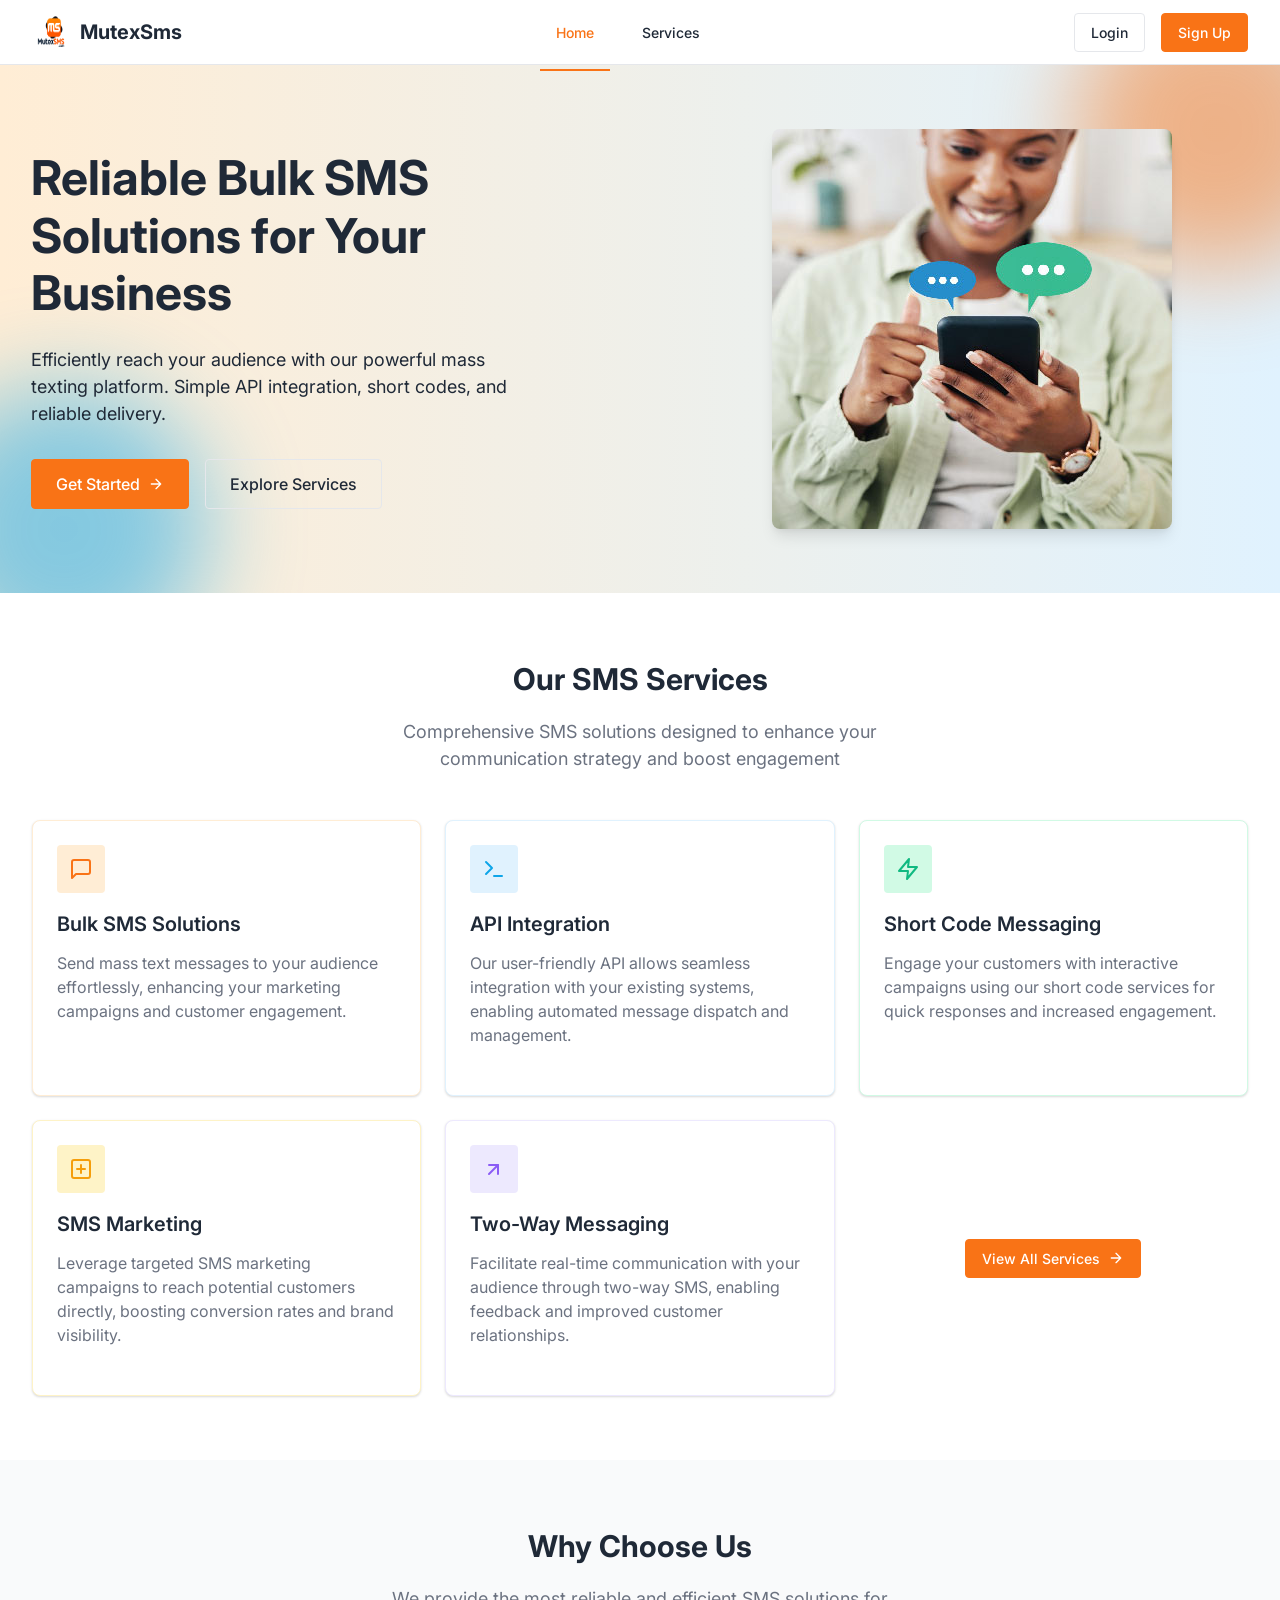
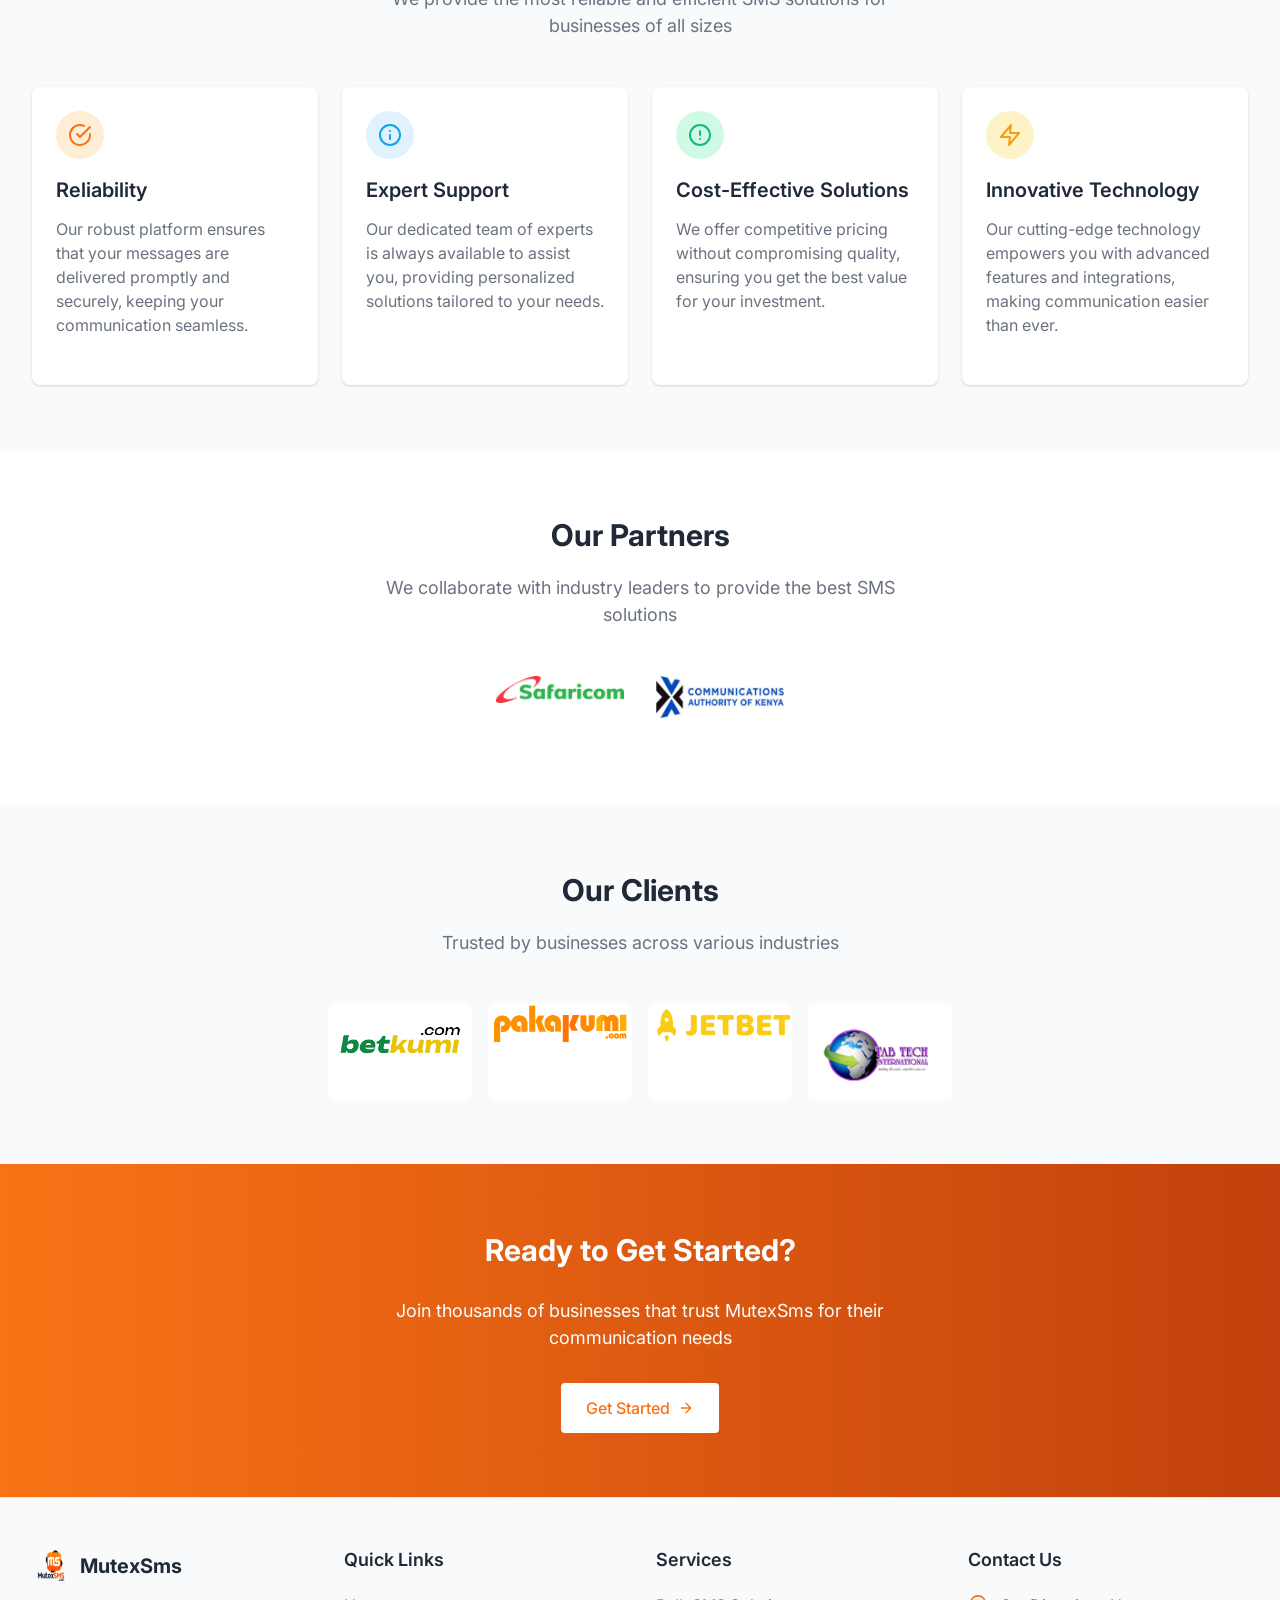
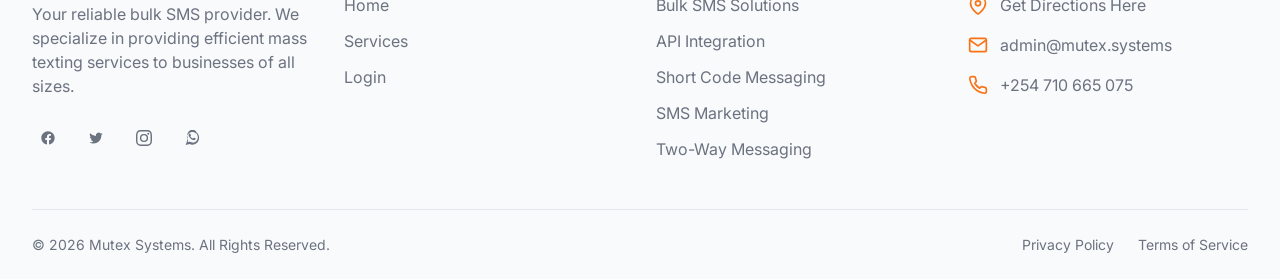
<file: index.html>
<!DOCTYPE html>
<html lang="en">
<head>
  <meta charset="UTF-8">
  <meta name="viewport" content="width=device-width, initial-scale=1.0">
  <link rel="icon" type="image" href="logos/logo_mutexsms.png" />
  <title>MutexSms</title>
  <meta name="description" content="Your reliable bulk SMS provider. We specialize in providing efficient mass texting services to businesses of all sizes.">
  <link rel="stylesheet" href="css/global.css">
  <link rel="stylesheet" href="css/header.module.css">
  <link rel="stylesheet" href="css/footer.module.css">
  <link rel="stylesheet" href="css/home.module.css">
  <link rel="stylesheet" href="https://fonts.googleapis.com/css2?family=Inter:wght@400;500;600;700&display=swap">
</head>
<body>
  <header class="header">
    <div class="container header__container">
      <a href="/" class="header__logo">
        <img src="logos/logo_mutexsms.png" alt="MutexSms logo">
        <span>MutexSms</span>
      </a>

      <nav class="header__nav">
        <a href="/" class="header__nav-link header__nav-link--active">Home</a>
        <a href="/services.html" class="header__nav-link">Services</a>
      </nav>

      <div class="header__actions">
        <a href="https://vas.mutexsms.com" class="button button--outline">Login</a>
        <a href="https://vas.mutexsms.com" class="button button--primary">Sign Up</a>
      </div>

      <button class="header__menu-toggle" aria-label="Toggle menu">
        <span class="header__menu-icon"></span>
      </button>
    </div>

    <div class="header__mobile-menu">
      <div class="container">
        <a href="/" class="header__mobile-link">Home</a>
        <a href="/about.html" class="header__mobile-link">About</a>
        <a href="/services.html" class="header__mobile-link">Services</a>
        
        <div class="header__mobile-actions">
          <a href="https://vas.mutexsms.com" class="button button--outline button--full">Login</a>
          <a href="https://vas.mutexsms.com" class="button button--primary button--full">Sign Up</a>
        </div>
      </div>
    </div>
  </header>

  <main>
    <!-- Hero Section -->
    <section class="hero">
      <div class="hero__bg">
        <div class="hero__bg-shape hero__bg-shape--1"></div>
        <div class="hero__bg-shape hero__bg-shape--2"></div>
      </div>
      <div class=" hero__container">
        <div class="hero__content">
          <h1 class="hero__title">Reliable Bulk SMS Solutions for Your Business</h1>
          <p class="hero__text">
            Efficiently reach your audience with our powerful mass texting platform. Simple API integration, short
            codes, and reliable delivery.
          </p>
          <div class="hero__buttons">
            <a href="https://vas.mutexsms.com" class="button button--primary button--lg">
              Get Started
              <svg class="button__icon" xmlns="http://www.w3.org/2000/svg" viewBox="0 0 24 24" fill="none" stroke="currentColor" stroke-width="2" stroke-linecap="round" stroke-linejoin="round">
                <path d="M5 12h14M12 5l7 7-7 7"/>
              </svg>
            </a>
            <a href="/services.html" class="button button--outline button--lg">Explore Services</a>
          </div>
        </div>

        <div class="hero__image-container">
          <img src="logos/Mutex-01.jpg" alt="SMS Marketing Illustration" class="hero__image" width="400" height="400">
        </div>
      </div>
    </section>

    <!-- Features Section -->
    <section class="features">
      <div class="container">
        <div class="section-header">
          <h2 class="section-title">Our SMS Services</h2>
          <p class="section-description">
            Comprehensive SMS solutions designed to enhance your communication strategy and boost engagement
          </p>
        </div>

        <div class="features__grid">
          <div class="card card--feature card--orange">
            <div class="card__icon card__icon--orange">
              <svg xmlns="http://www.w3.org/2000/svg" viewBox="0 0 24 24" fill="none" stroke="currentColor" stroke-width="2" stroke-linecap="round" stroke-linejoin="round">
                <path d="M21 15a2 2 0 0 1-2 2H7l-4 4V5a2 2 0 0 1 2-2h14a2 2 0 0 1 2 2z"/>
              </svg>
            </div>
            <h3 class="card__title">Bulk SMS Solutions</h3>
            <p class="card__text">
              Send mass text messages to your audience effortlessly, enhancing your marketing campaigns and customer
              engagement.
            </p>
          </div>

          <div class="card card--feature card--blue">
            <div class="card__icon card__icon--blue">
              <svg xmlns="http://www.w3.org/2000/svg" viewBox="0 0 24 24" fill="none" stroke="currentColor" stroke-width="2" stroke-linecap="round" stroke-linejoin="round">
                <polyline points="4 17 10 11 4 5"/>
                <line x1="12" y1="19" x2="20" y2="19"/>
              </svg>
            </div>
            <h3 class="card__title">API Integration</h3>
            <p class="card__text">
              Our user-friendly API allows seamless integration with your existing systems, enabling automated
              message dispatch and management.
            </p>
          </div>

          <div class="card card--feature card--green">
            <div class="card__icon card__icon--green">
              <svg xmlns="http://www.w3.org/2000/svg" viewBox="0 0 24 24" fill="none" stroke="currentColor" stroke-width="2" stroke-linecap="round" stroke-linejoin="round">
                <polygon points="13 2 3 14 12 14 11 22 21 10 12 10 13 2"/>
              </svg>
            </div>
            <h3 class="card__title">Short Code Messaging</h3>
            <p class="card__text">
              Engage your customers with interactive campaigns using our short code services for quick responses and
              increased engagement.
            </p>
          </div>

          <div class="card card--feature card--amber">
            <div class="card__icon card__icon--amber">
              <svg xmlns="http://www.w3.org/2000/svg" viewBox="0 0 24 24" fill="none" stroke="currentColor" stroke-width="2" stroke-linecap="round" stroke-linejoin="round">
                <rect x="3" y="3" width="18" height="18" rx="2" ry="2"/>
                <line x1="12" y1="8" x2="12" y2="16"/>
                <line x1="8" y1="12" x2="16" y2="12"/>
              </svg>
            </div>
            <h3 class="card__title">SMS Marketing</h3>
            <p class="card__text">
              Leverage targeted SMS marketing campaigns to reach potential customers directly, boosting conversion
              rates and brand visibility.
            </p>
          </div>

          <div class="card card--feature card--purple">
            <div class="card__icon card__icon--purple">
              <svg xmlns="http://www.w3.org/2000/svg" viewBox="0 0 24 24" fill="none" stroke="currentColor" stroke-width="2" stroke-linecap="round" stroke-linejoin="round">
                <path d="M7 17l9-9"/>
                <path d="M7 8h9v9"/>
              </svg>
            </div>
            <h3 class="card__title">Two-Way Messaging</h3>
            <p class="card__text">
              Facilitate real-time communication with your audience through two-way SMS, enabling feedback and
              improved customer relationships.
            </p>
          </div>

          <div class="features__cta">
            <a href="/services.html" class="button button--primary">
              View All Services
              <svg class="button__icon" xmlns="http://www.w3.org/2000/svg" viewBox="0 0 24 24" fill="none" stroke="currentColor" stroke-width="2" stroke-linecap="round" stroke-linejoin="round">
                <path d="M5 12h14M12 5l7 7-7 7"/>
              </svg>
            </a>
          </div>
        </div>
      </div>
    </section>

    <!-- Why Choose Us Section -->
    <section class="why-us">
      <div class="container">
        <div class="section-header">
          <h2 class="section-title">Why Choose Us</h2>
          <p class="section-description">
            We provide the most reliable and efficient SMS solutions for businesses of all sizes
          </p>
        </div>

        <div class="why-us__grid">
          <div class="card card--why-us">
            <div class="card__icon-circle card__icon-circle--orange">
              <svg xmlns="http://www.w3.org/2000/svg" viewBox="0 0 24 24" fill="none" stroke="currentColor" stroke-width="2" stroke-linecap="round" stroke-linejoin="round">
                <path d="M22 11.08V12a10 10 0 1 1-5.93-9.14"/>
                <polyline points="22 4 12 14.01 9 11.01"/>
              </svg>
            </div>
            <h3 class="card__title">Reliability</h3>
            <p class="card__text">
              Our robust platform ensures that your messages are delivered promptly and securely, keeping your
              communication seamless.
            </p>
          </div>

          <div class="card card--why-us">
            <div class="card__icon-circle card__icon-circle--blue">
              <svg xmlns="http://www.w3.org/2000/svg" viewBox="0 0 24 24" fill="none" stroke="currentColor" stroke-width="2" stroke-linecap="round" stroke-linejoin="round">
                <circle cx="12" cy="12" r="10"/>
                <line x1="12" y1="16" x2="12" y2="12"/>
                <line x1="12" y1="8" x2="12.01" y2="8"/>
              </svg>
            </div>
            <h3 class="card__title">Expert Support</h3>
            <p class="card__text">
              Our dedicated team of experts is always available to assist you, providing personalized solutions
              tailored to your needs.
            </p>
          </div>

          <div class="card card--why-us">
            <div class="card__icon-circle card__icon-circle--green">
              <svg xmlns="http://www.w3.org/2000/svg" viewBox="0 0 24 24" fill="none" stroke="currentColor" stroke-width="2" stroke-linecap="round" stroke-linejoin="round">
                <circle cx="12" cy="12" r="10"/>
                <line x1="12" y1="8" x2="12" y2="12"/>
                <line x1="12" y1="16" x2="12.01" y2="16"/>
              </svg>
            </div>
            <h3 class="card__title">Cost-Effective Solutions</h3>
            <p class="card__text">
              We offer competitive pricing without compromising quality, ensuring you get the best value for your
              investment.
            </p>
          </div>

          <div class="card card--why-us">
            <div class="card__icon-circle card__icon-circle--amber">
              <svg xmlns="http://www.w3.org/2000/svg" viewBox="0 0 24 24" fill="none" stroke="currentColor" stroke-width="2" stroke-linecap="round" stroke-linejoin="round">
                <path d="M13 2L3 14h9l-1 8 10-12h-9l1-8z"/>
              </svg>
            </div>
            <h3 class="card__title">Innovative Technology</h3>
            <p class="card__text">
              Our cutting-edge technology empowers you with advanced features and integrations, making communication
              easier than ever.
            </p>
          </div>
        </div>
      </div>
    </section>

    <!-- Partners Section -->
    <section class="partners">
      <div class="container">
        <div class="section-header">
          <h2 class="section-title">Our Partners</h2>
          <p class="section-description">
            We collaborate with industry leaders to provide the best SMS solutions
          </p>
        </div>

        <div class="partners__logos">
          <div class="partners__logo">
            <img src="logos/safaricom-logo-green.png" alt="Partner logo" width="128" height="64">
          </div>
          <div class="partners__logo">
            <img src="logos/cA.jpg" alt="Partner logo" width="128" height="64">
          </div>
        </div>
      </div>
    </section>

    <!-- Clients Section -->
    <section class="clients">
      <div class="container">
        <div class="section-header">
          <h2 class="section-title">Our Clients</h2>
          <p class="section-description">Trusted by businesses across various industries</p>
        </div>

        <div class="clients__logos">
          <div class="clients__logo">
            <img src="logos/Betkumi Kenya logo-03.png" alt="Client logo" >
          </div>
          <div class="clients__logo">
            <img src="logos/pakakumi.png" alt="Client logo" >
          </div>
          <div class="clients__logo">
            <img src="logos/jetBet.png" alt="Client logo" >
          </div>
          <div class="clients__logo">
            <img src="logos/TAB TECH.jpg" alt="Client logo" >
          </div>
        </div>
      </div>
    </section>

    <!-- CTA Section -->
    <section class="cta">
      <div class="container cta__container">
        <h2 class="cta__title">Ready to Get Started?</h2>
        <p class="cta__text">
          Join thousands of businesses that trust MutexSms for their communication needs
        </p>
        <div class="cta__buttons">
          <a href="https://vas.mutexsms.com" class="button button--white button--lg">
            Get Started
            <svg class="button__icon" xmlns="http://www.w3.org/2000/svg" viewBox="0 0 24 24" fill="none" stroke="currentColor" stroke-width="2" stroke-linecap="round" stroke-linejoin="round">
              <path d="M5 12h14M12 5l7 7-7 7"/>
            </svg>
          </a>
        </div>
      </div>
    </section>
  </main>

  <footer class="footer">
    <div class="container">
      <div class="footer__grid">
        <div class="footer__info">
          <a href="/" class="footer__logo">
            <img src="logos/logo_mutexsms.png" alt="MutexSms logo" width="40" height="40">
            <span>MutexSms</span>
          </a>
          <p class="footer__description">
            Your reliable bulk SMS provider. We specialize in providing efficient mass texting services to businesses
            of all sizes.
          </p>
          <div class="footer__social">
            <a href="#" class="footer__social-link" aria-label="Facebook">
              <svg xmlns="http://www.w3.org/2000/svg" viewBox="0 0 24 24" fill="currentColor">
                <path d="M22 12c0-5.523-4.477-10-10-10S2 6.477 2 12c0 4.991 3.657 9.128 8.438 9.878v-6.987h-2.54V12h2.54V9.797c0-2.506 1.492-3.89 3.777-3.89 1.094 0 2.238.195 2.238.195v2.46h-1.26c-1.243 0-1.63.771-1.63 1.562V12h2.773l-.443 2.89h-2.33v6.988C18.343 21.128 22 16.991 22 12z"/>
              </svg>
            </a>
            <a href="#" class="footer__social-link" aria-label="Twitter">
              <svg xmlns="http://www.w3.org/2000/svg" viewBox="0 0 24 24" fill="currentColor">
                <path d="M8.29 20.251c7.547 0 11.675-6.253 11.675-11.675 0-.178 0-.355-.012-.53A8.348 8.348 0 0022 5.92a8.19 8.19 0 01-2.357.646 4.118 4.118 0 001.804-2.27 8.224 8.224 0 01-2.605.996 4.107 4.107 0 00-6.993 3.743 11.65 11.65 0 01-8.457-4.287 4.106 4.106 0 001.27 5.477A4.072 4.072 0 012.8 9.713v.052a4.105 4.105 0 003.292 4.022 4.095 4.095 0 01-1.853.07 4.108 4.108 0 003.834 2.85A8.233 8.233 0 012 18.407a11.616 11.616 0 006.29 1.84"/>
              </svg>
            </a>
            <a href="#" class="footer__social-link" aria-label="Instagram">
              <svg xmlns="http://www.w3.org/2000/svg" viewBox="0 0 24 24" fill="currentColor">
                <path d="M12 2.163c3.204 0 3.584.012 4.85.07 3.252.148 4.771 1.691 4.919 4.919.058 1.265.069 1.645.069 4.849 0 3.205-.012 3.584-.069 4.849-.149 3.225-1.664 4.771-4.919 4.919-1.266.058-1.644.07-4.85.07-3.204 0-3.584-.012-4.849-.07-3.26-.149-4.771-1.699-4.919-4.92-.058-1.265-.07-1.644-.07-4.849 0-3.204.013-3.583.07-4.849.149-3.227 1.664-4.771 4.919-4.919 1.266-.057 1.645-.069 4.849-.069zM12 0C8.741 0 8.333.014 7.053.072 2.695.272.273 2.69.073 7.052.014 8.333 0 8.741 0 12c0 3.259.014 3.668.072 4.948.2 4.358 2.618 6.78 6.98 6.98C8.333 23.986 8.741 24 12 24c3.259 0 3.668-.014 4.948-.072 4.354-.2 6.782-2.618 6.979-6.98.059-1.28.073-1.689.073-4.948 0-3.259-.014-3.667-.072-4.947-.196-4.354-2.617-6.78-6.979-6.98C15.668.014 15.259 0 12 0zm0 5.838a6.162 6.162 0 100 12.324 6.162 6.162 0 000-12.324zM12 16a4 4 0 110-8 4 4 0 010 8zm6.406-11.845a1.44 1.44 0 100 2.881 1.44 1.44 0 000-2.881z"/>
              </svg>
            </a>
            <a href="https://wa.me/254710665075" target="_blank" class="footer__social-link" aria-label="WhatsApp">
              <svg xmlns="http://www.w3.org/2000/svg" viewBox="0 0 448 512" fill="currentColor">
                <path d="M380.9 97.1C339-3.5 253.5-35.3 169.1 8.6c-58.4 30.5-95.8 91-95.8 155.3 0 29.7 7.5 58.3 21.6 83.7L24 480l122.5-32.2c25.2 13.8 53.3 21.1 82.6 21.1 122.2 0 220.9-100.3 220.9-224.1 0-48.6-14.3-94.5-41.1-131.7zM229.1 392c-24.2 0-48-6.2-69-18l-4.9-2.9-73.1 19.2 19.5-71-3.2-5C77.8 281 70.3 254 70.3 227c0-89.3 76.2-162.1 170.1-162.1 45.5 0 88.2 17.7 120.3 49.8 32.1 32.2 49.8 75 49.8 120.3 0 93.9-72.8 170.1-162.1 170.1zm101.6-126.6c-5.6-2.8-33.1-16.3-38.2-18.1-5.1-1.9-8.8-2.8-12.5 2.8s-14.4 18.1-17.7 21.9c-3.2 3.7-6.5 4.2-12.1 1.4-33.1-16.5-54.8-29.4-76.7-66.5-5.8-10 5.8-9.2 16.5-30.6 1.8-3.7.9-6.9-.5-9.7-1.4-2.8-12.5-30.1-17.1-41.2-4.5-10.8-9.1-9.3-12.5-9.5-3.2-.2-6.9-.2-10.6-.2s-9.7 1.4-14.7 6.9c-5.1 5.6-19.3 18.9-19.3 46.1s19.8 53.5 22.6 57.2c2.8 3.7 38.9 59.4 94.3 83.3 13.2 5.7 23.5 9.1 31.5 11.7 13.2 4.2 25.2 3.6 34.7 2.2 10.6-1.6 33.1-13.5 37.8-26.5 4.7-13 4.7-24.1 3.3-26.5-1.3-2.3-5.1-3.7-10.7-6.5z"/>
              </svg>
            </a>            
          </div>
        </div>

        <div class="footer__links">
          <h3 class="footer__heading">Quick Links</h3>
          <ul class="footer__list">
            <li><a href="/" class="footer__link">Home</a></li>
            <li><a href="/services.html" class="footer__link">Services</a></li>
            <li><a href="https://vas.mutexsms.com" class="footer__link">Login</a></li>
          </ul>
        </div>

        <div class="footer__links">
          <h3 class="footer__heading">Services</h3>
          <ul class="footer__list">
            <li><a href="/services.html#bulk-sms" class="footer__link">Bulk SMS Solutions</a></li>
            <li><a href="/services.html#api-integration" class="footer__link">API Integration</a></li>
            <li><a href="/services.html#short-code" class="footer__link">Short Code Messaging</a></li>
            <li><a href="/services.html#sms-marketing" class="footer__link">SMS Marketing</a></li>
            <li><a href="/services.html#two-way" class="footer__link">Two-Way Messaging</a></li>
          </ul>
        </div>

        <div class="footer__contact">
          <h3 class="footer__heading">Contact Us</h3>
          <ul class="footer__contact-list">
            <li class="footer__contact-item">
              <svg class="footer__contact-icon" xmlns="http://www.w3.org/2000/svg" viewBox="0 0 24 24" fill="none" stroke="currentColor" stroke-width="2" stroke-linecap="round" stroke-linejoin="round">
                <path d="M21 10c0 7-9 13-9 13s-9-6-9-13a9 9 0 0 1 18 0z"/>
                <circle cx="12" cy="10" r="3"/>
              </svg>
              <a target="_blank" rel="noopener noreferrer" href="https://www.google.com/maps/dir/?api=1&destination=-1.2638814,36.8093806">Get Directions Here</a>
            </li>
            <li class="footer__contact-item">
              <svg class="footer__contact-icon" xmlns="http://www.w3.org/2000/svg" viewBox="0 0 24 24" fill="none" stroke="currentColor" stroke-width="2" stroke-linecap="round" stroke-linejoin="round">
                <path d="M4 4h16c1.1 0 2 .9 2 2v12c0 1.1-.9 2-2 2H4c-1.1 0-2-.9-2-2V6c0-1.1.9-2 2-2z"/>
                <polyline points="22,6 12,13 2,6"/>
              </svg>
              <a href="mailto:admin@mutex.systems" class="footer__link">admin@mutex.systems</a>
            </li>
            <li class="footer__contact-item">
              <svg class="footer__contact-icon" xmlns="http://www.w3.org/2000/svg" viewBox="0 0 24 24" fill="none" stroke="currentColor" stroke-width="2" stroke-linecap="round" stroke-linejoin="round">
                <path d="M22 16.92v3a2 2 0 0 1-2.18 2 19.79 19.79 0 0 1-8.63-3.07 19.5 19.5 0 0 1-6-6 19.79 19.79 0 0 1-3.07-8.67A2 2 0 0 1 4.11 2h3a2 2 0 0 1 2 1.72 12.84 12.84 0 0 0 .7 2.81 2 2 0 0 1-.45 2.11L8.09 9.91a16 16 0 0 0 6 6l1.27-1.27a2 2 0 0 1 2.11-.45 12.84 12.84 0 0 0 2.81.7A2 2 0 0 1 22 16.92z"/>
              </svg>
              <a href="tel:+254710665075" class="footer__link">+254 710 665 075</a>
            </li>
          </ul>
        </div>
      </div>

      <div class="footer__bottom">
        <p class="footer__copyright">
          &copy; <span id="current-year"></span> Mutex Systems. All Rights Reserved.
        </p>
        <div class="footer__legal">
          <a href="/privacy-policy.html" class="footer__legal-link">Privacy Policy</a>
          <a href="/terms-of-service.html" class="footer__legal-link">Terms of Service</a>
        </div>
      </div>
    </div>
  </footer>

  <script src="js/main.js"></script>
</body>
</html>
</file>
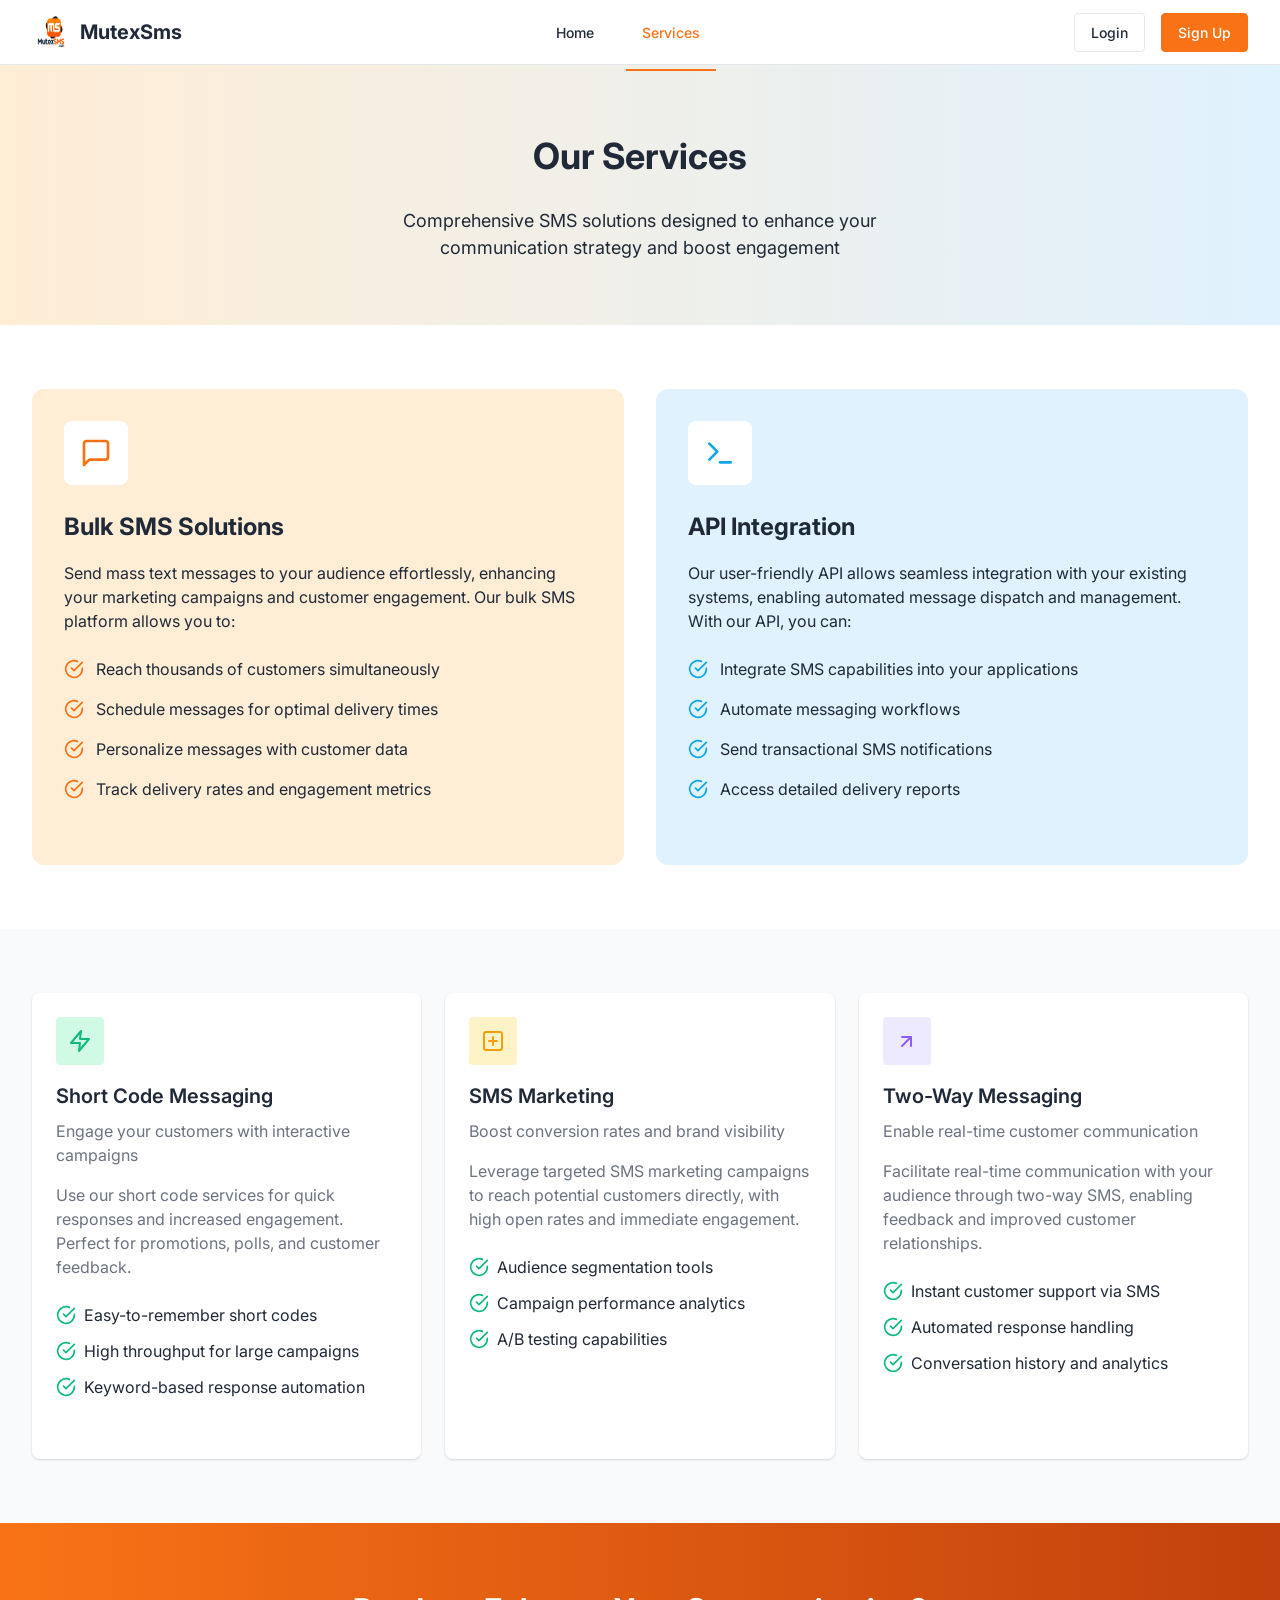
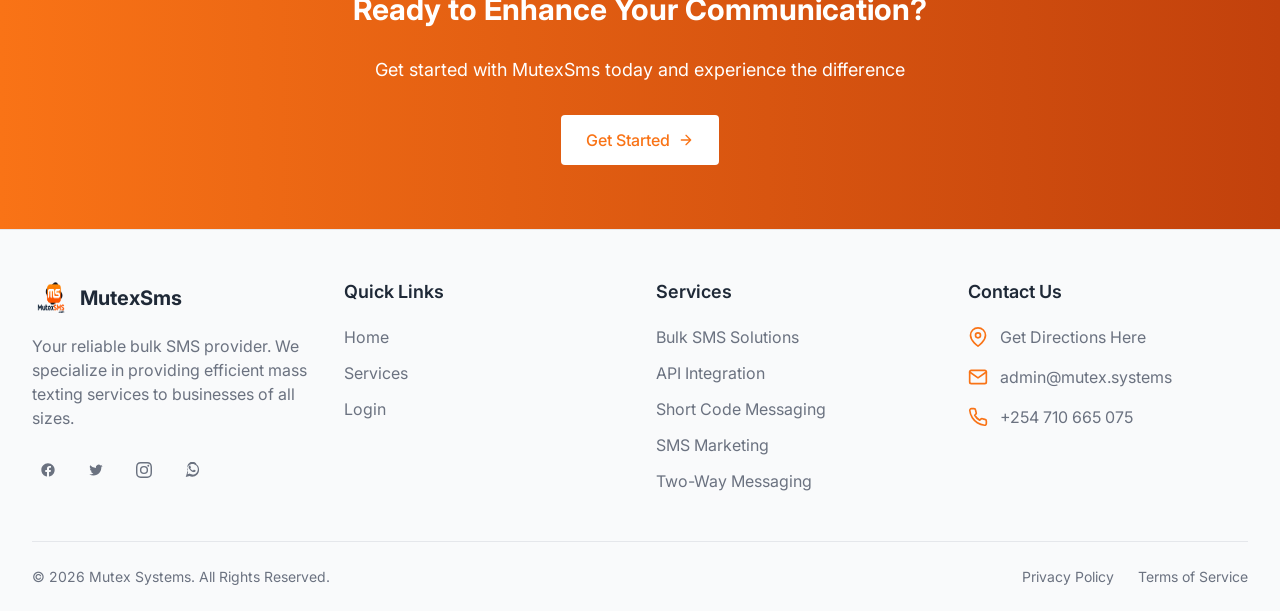
<file: services.html>
<!DOCTYPE html>
<html lang="en">
<head>
  <meta charset="UTF-8">
  <meta name="viewport" content="width=device-width, initial-scale=1.0">
  <link rel="icon" type="image" href="logos/logo_mutexsms.png" />
  <title> MutexSms </title>
  <meta name="description" content="Explore our comprehensive SMS solutions designed to enhance your communication strategy and boost engagement.">
  <link rel="stylesheet" href="css/global.css">
  <link rel="stylesheet" href="css/header.module.css">
  <link rel="stylesheet" href="css/footer.module.css">
  <link rel="stylesheet" href="css/services.module.css">
  <link rel="stylesheet" href="https://fonts.googleapis.com/css2?family=Inter:wght@400;500;600;700&display=swap">
</head>
<body>
  <header class="header">
    <div class="container header__container">
      <a href="/" class="header__logo">
        <img src="logos/logo_mutexsms.png" alt="MutexSms logo">
        <span>MutexSms</span>
      </a>

      <nav class="header__nav">
        <a href="/" class="header__nav-link">Home</a>
        <a href="/services.html" class="header__nav-link header__nav-link--active">Services</a>
      </nav>

      <div class="header__actions">
        <a href="https://vas.mutexsms.com" class="button button--outline">Login</a>
        <a href="https://vas.mutexsms.com" class="button button--primary">Sign Up</a>
      </div>

      <button class="header__menu-toggle" aria-label="Toggle menu">
        <span class="header__menu-icon"></span>
      </button>
    </div>

    <div class="header__mobile-menu">
      <div class="container">
        <a href="/" class="header__mobile-link">Home</a>
        <a href="/about.html" class="header__mobile-link">About</a>
        <a href="/services.html" class="header__mobile-link">Services</a>
        
        <div class="header__mobile-actions">
          <a href="https://vas.mutexsms.com" class="button button--outline button--full">Login</a>
          <a href="https://vas.mutexsms.com" class="button button--primary button--full">Sign Up</a>
        </div>
      </div>
    </div>
  </header>

  <main>
    <!-- Hero Section -->
    <section class="page-hero">
      <div class="container page-hero__container">
        <h1 class="page-hero__title">Our Services</h1>
        <p class="page-hero__text">
          Comprehensive SMS solutions designed to enhance your communication strategy and boost engagement
        </p>
      </div>
    </section>

    <!-- Main Services Section -->
    <section class="main-services">
      <div class="container">
        <div class="main-services__grid">
          <div class="service-card service-card--orange" id="bulk-sms">
            <div class="service-card__icon">
              <svg xmlns="http://www.w3.org/2000/svg" viewBox="0 0 24 24" fill="none" stroke="currentColor" stroke-width="2" stroke-linecap="round" stroke-linejoin="round">
                <path d="M21 15a2 2 0 0 1-2 2H7l-4 4V5a2 2 0 0 1 2-2h14a2 2 0 0 1 2 2z"/>
              </svg>
            </div>
            <h2 class="service-card__title">Bulk SMS Solutions</h2>
            <p class="service-card__description">
              Send mass text messages to your audience effortlessly, enhancing your marketing campaigns and customer
              engagement. Our bulk SMS platform allows you to:
            </p>
            <ul class="service-card__list">
              <li class="service-card__list-item">
                <svg class="service-card__check" xmlns="http://www.w3.org/2000/svg" viewBox="0 0 24 24" fill="none" stroke="currentColor" stroke-width="2" stroke-linecap="round" stroke-linejoin="round">
                  <path d="M22 11.08V12a10 10 0 1 1-5.93-9.14"/>
                  <polyline points="22 4 12 14.01 9 11.01"/>
                </svg>
                <span>Reach thousands of customers simultaneously</span>
              </li>
              <li class="service-card__list-item">
                <svg class="service-card__check" xmlns="http://www.w3.org/2000/svg" viewBox="0 0 24 24" fill="none" stroke="currentColor" stroke-width="2" stroke-linecap="round" stroke-linejoin="round">
                  <path d="M22 11.08V12a10 10 0 1 1-5.93-9.14"/>
                  <polyline points="22 4 12 14.01 9 11.01"/>
                </svg>
                <span>Schedule messages for optimal delivery times</span>
              </li>
              <li class="service-card__list-item">
                <svg class="service-card__check" xmlns="http://www.w3.org/2000/svg" viewBox="0 0 24 24" fill="none" stroke="currentColor" stroke-width="2" stroke-linecap="round" stroke-linejoin="round">
                  <path d="M22 11.08V12a10 10 0 1 1-5.93-9.14"/>
                  <polyline points="22 4 12 14.01 9 11.01"/>
                </svg>
                <span>Personalize messages with customer data</span>
              </li>
              <li class="service-card__list-item">
                <svg class="service-card__check" xmlns="http://www.w3.org/2000/svg" viewBox="0 0 24 24" fill="none" stroke="currentColor" stroke-width="2" stroke-linecap="round" stroke-linejoin="round">
                  <path d="M22 11.08V12a10 10 0 1 1-5.93-9.14"/>
                  <polyline points="22 4 12 14.01 9 11.01"/>
                </svg>
                <span>Track delivery rates and engagement metrics</span>
              </li>
            </ul>
          </div>

          <div class="service-card service-card--blue" id="api-integration">
            <div class="service-card__icon">
              <svg xmlns="http://www.w3.org/2000/svg" viewBox="0 0 24 24" fill="none" stroke="currentColor" stroke-width="2" stroke-linecap="round" stroke-linejoin="round">
                <polyline points="4 17 10 11 4 5"/>
                <line x1="12" y1="19" x2="20" y2="19"/>
              </svg>
            </div>
            <h2 class="service-card__title">API Integration</h2>
            <p class="service-card__description">
              Our user-friendly API allows seamless integration with your existing systems, enabling automated message
              dispatch and management. With our API, you can:
            </p>
            <ul class="service-card__list">
              <li class="service-card__list-item">
                <svg class="service-card__check" xmlns="http://www.w3.org/2000/svg" viewBox="0 0 24 24" fill="none" stroke="currentColor" stroke-width="2" stroke-linecap="round" stroke-linejoin="round">
                  <path d="M22 11.08V12a10 10 0 1 1-5.93-9.14"/>
                  <polyline points="22 4 12 14.01 9 11.01"/>
                </svg>
                <span>Integrate SMS capabilities into your applications</span>
              </li>
              <li class="service-card__list-item">
                <svg class="service-card__check" xmlns="http://www.w3.org/2000/svg" viewBox="0 0 24 24" fill="none" stroke="currentColor" stroke-width="2" stroke-linecap="round" stroke-linejoin="round">
                  <path d="M22 11.08V12a10 10 0 1 1-5.93-9.14"/>
                  <polyline points="22 4 12 14.01 9 11.01"/>
                </svg>
                <span>Automate messaging workflows</span>
              </li>
              <li class="service-card__list-item">
                <svg class="service-card__check" xmlns="http://www.w3.org/2000/svg" viewBox="0 0 24 24" fill="none" stroke="currentColor" stroke-width="2" stroke-linecap="round" stroke-linejoin="round">
                  <path d="M22 11.08V12a10 10 0 1 1-5.93-9.14"/>
                  <polyline points="22 4 12 14.01 9 11.01"/>
                </svg>
                <span>Send transactional SMS notifications</span>
              </li>
              <li class="service-card__list-item">
                <svg class="service-card__check" xmlns="http://www.w3.org/2000/svg" viewBox="0 0 24 24" fill="none" stroke="currentColor" stroke-width="2" stroke-linecap="round" stroke-linejoin="round">
                  <path d="M22 11.08V12a10 10 0 1 1-5.93-9.14"/>
                  <polyline points="22 4 12 14.01 9 11.01"/>
                </svg>
                <span>Access detailed delivery reports</span>
              </li>
            </ul>
          </div>
        </div>
      </div>
    </section>

    <!-- Additional Services Section -->
    <section class="additional-services">
      <div class="container">
        <div class="additional-services__grid">

          <div class="card card--service" id="short-code">
            <div class="card__icon card__icon--green">
              <svg xmlns="http://www.w3.org/2000/svg" viewBox="0 0 24 24" fill="none" stroke="currentColor" stroke-width="2" stroke-linecap="round" stroke-linejoin="round">
                <polygon points="13 2 3 14 12 14 11 22 21 10 12 10 13 2"/>
              </svg>
            </div>
            <h3 class="card__title">Short Code Messaging</h3>
            <p class="card__subtitle">Engage your customers with interactive campaigns</p>
            <p class="card__text">
              Use our short code services for quick responses and increased engagement. Perfect for promotions,
              polls, and customer feedback.
            </p>
            <ul class="card__list">
              <li class="card__list-item">
                <svg class="card__check" xmlns="http://www.w3.org/2000/svg" viewBox="0 0 24 24" fill="none" stroke="currentColor" stroke-width="2" stroke-linecap="round" stroke-linejoin="round">
                  <path d="M22 11.08V12a10 10 0 1 1-5.93-9.14"/>
                  <polyline points="22 4 12 14.01 9 11.01"/>
                </svg>
                <span>Easy-to-remember short codes</span>
              </li>
              <li class="card__list-item">
                <svg class="card__check" xmlns="http://www.w3.org/2000/svg" viewBox="0 0 24 24" fill="none" stroke="currentColor" stroke-width="2" stroke-linecap="round" stroke-linejoin="round">
                  <path d="M22 11.08V12a10 10 0 1 1-5.93-9.14"/>
                  <polyline points="22 4 12 14.01 9 11.01"/>
                </svg>
                <span>High throughput for large campaigns</span>
              </li>
              <li class="card__list-item">
                <svg class="card__check" xmlns="http://www.w3.org/2000/svg" viewBox="0 0 24 24" fill="none" stroke="currentColor" stroke-width="2" stroke-linecap="round" stroke-linejoin="round">
                  <path d="M22 11.08V12a10 10 0 1 1-5.93-9.14"/>
                  <polyline points="22 4 12 14.01 9 11.01"/>
                </svg>
                <span>Keyword-based response automation</span>
              </li>
            </ul>
          </div>

          <div class="card card--service" id="sms-marketing">
            <div class="card__icon card__icon--amber">
              <svg xmlns="http://www.w3.org/2000/svg" viewBox="0 0 24 24" fill="none" stroke="currentColor" stroke-width="2" stroke-linecap="round" stroke-linejoin="round">
                <rect x="3" y="3" width="18" height="18" rx="2" ry="2"/>
                <line x1="12" y1="8" x2="12" y2="16"/>
                <line x1="8" y1="12" x2="16" y2="12"/>
              </svg>
            </div>
            <h3 class="card__title">SMS Marketing</h3>
            <p class="card__subtitle">Boost conversion rates and brand visibility</p>
            <p class="card__text">
              Leverage targeted SMS marketing campaigns to reach potential customers directly, with high open rates
              and immediate engagement.
            </p>
            <ul class="card__list">
              <li class="card__list-item">
                <svg class="card__check" xmlns="http://www.w3.org/2000/svg" viewBox="0 0 24 24" fill="none" stroke="currentColor" stroke-width="2" stroke-linecap="round" stroke-linejoin="round">
                  <path d="M22 11.08V12a10 10 0 1 1-5.93-9.14"/>
                  <polyline points="22 4 12 14.01 9 11.01"/>
                </svg>
                <span>Audience segmentation tools</span>
              </li>
              <li class="card__list-item">
                <svg class="card__check" xmlns="http://www.w3.org/2000/svg" viewBox="0 0 24 24" fill="none" stroke="currentColor" stroke-width="2" stroke-linecap="round" stroke-linejoin="round">
                  <path d="M22 11.08V12a10 10 0 1 1-5.93-9.14"/>
                  <polyline points="22 4 12 14.01 9 11.01"/>
                </svg>
                <span>Campaign performance analytics</span>
              </li>
              <li class="card__list-item">
                <svg class="card__check" xmlns="http://www.w3.org/2000/svg" viewBox="0 0 24 24" fill="none" stroke="currentColor" stroke-width="2" stroke-linecap="round" stroke-linejoin="round">
                  <path d="M22 11.08V12a10 10 0 1 1-5.93-9.14"/>
                  <polyline points="22 4 12 14.01 9 11.01"/>
                </svg>
                <span>A/B testing capabilities</span>
              </li>
            </ul>
          </div>

          <div class="card card--service" id="two-way">
            <div class="card__icon card__icon--purple">
              <svg xmlns="http://www.w3.org/2000/svg" viewBox="0 0 24 24" fill="none" stroke="currentColor" stroke-width="2" stroke-linecap="round" stroke-linejoin="round">
                <path d="M7 17l9-9"/>
                <path d="M7 8h9v9"/>
              </svg>
            </div>
            <h3 class="card__title">Two-Way Messaging</h3>
            <p class="card__subtitle">Enable real-time customer communication</p>
            <p class="card__text">
              Facilitate real-time communication with your audience through two-way SMS, enabling feedback and
              improved customer relationships.
            </p>
            <ul class="card__list">
              <li class="card__list-item">
                <svg class="card__check" xmlns="http://www.w3.org/2000/svg" viewBox="0 0 24 24" fill="none" stroke="currentColor" stroke-width="2" stroke-linecap="round" stroke-linejoin="round">
                  <path d="M22 11.08V12a10 10 0 1 1-5.93-9.14"/>
                  <polyline points="22 4 12 14.01 9 11.01"/>
                </svg>
                <span>Instant customer support via SMS</span>
              </li>
              <li class="card__list-item">
                <svg class="card__check" xmlns="http://www.w3.org/2000/svg" viewBox="0 0 24 24" fill="none" stroke="currentColor" stroke-width="2" stroke-linecap="round" stroke-linejoin="round">
                  <path d="M22 11.08V12a10 10 0 1 1-5.93-9.14"/>
                  <polyline points="22 4 12 14.01 9 11.01"/>
                </svg>
                <span>Automated response handling</span>
              </li>
              <li class="card__list-item">
                <svg class="card__check" xmlns="http://www.w3.org/2000/svg" viewBox="0 0 24 24" fill="none" stroke="currentColor" stroke-width="2" stroke-linecap="round" stroke-linejoin="round">
                  <path d="M22 11.08V12a10 10 0 1 1-5.93-9.14"/>
                  <polyline points="22 4 12 14.01 9 11.01"/>
                </svg>
                <span>Conversation history and analytics</span>
              </li>
            </ul>
          </div>

        </div>
      </div>
    </section>

    <!-- CTA Section -->
    <section class="cta">
      <div class="container cta__container">
        <h2 class="cta__title">Ready to Enhance Your Communication?</h2>
        <p class="cta__text">
          Get started with MutexSms today and experience the difference
        </p>
        <div class="cta__buttons">
          <a href="https://vas.mutexsms.com" class="button button--white button--lg">
            Get Started
            <svg class="button__icon" xmlns="http://www.w3.org/2000/svg" viewBox="0 0 24 24" fill="none" stroke="currentColor" stroke-width="2" stroke-linecap="round" stroke-linejoin="round">
              <path d="M5 12h14M12 5l7 7-7 7"/>
            </svg>
          </a>
        </div>
      </div>
    </section>
  </main>

  <footer class="footer">
    <div class="container">
      <div class="footer__grid">
        <div class="footer__info">
          <a href="/" class="footer__logo">
            <img src="logos/logo_mutexsms.png" alt="MutexSms logo" width="40" height="40">
            <span>MutexSms</span>
          </a>
          <p class="footer__description">
            Your reliable bulk SMS provider. We specialize in providing efficient mass texting services to businesses
            of all sizes.
          </p>
          <div class="footer__social">
            <a href="#" class="footer__social-link" aria-label="Facebook">
              <svg xmlns="http://www.w3.org/2000/svg" viewBox="0 0 24 24" fill="currentColor">
                <path d="M22 12c0-5.523-4.477-10-10-10S2 6.477 2 12c0 4.991 3.657 9.128 8.438 9.878v-6.987h-2.54V12h2.54V9.797c0-2.506 1.492-3.89 3.777-3.89 1.094 0 2.238.195 2.238.195v2.46h-1.26c-1.243 0-1.63.771-1.63 1.562V12h2.773l-.443 2.89h-2.33v6.988C18.343 21.128 22 16.991 22 12z"/>
              </svg>
            </a>
            <a href="#" class="footer__social-link" aria-label="Twitter">
              <svg xmlns="http://www.w3.org/2000/svg" viewBox="0 0 24 24" fill="currentColor">
                <path d="M8.29 20.251c7.547 0 11.675-6.253 11.675-11.675 0-.178 0-.355-.012-.53A8.348 8.348 0 0022 5.92a8.19 8.19 0 01-2.357.646 4.118 4.118 0 001.804-2.27 8.224 8.224 0 01-2.605.996 4.107 4.107 0 00-6.993 3.743 11.65 11.65 0 01-8.457-4.287 4.106 4.106 0 001.27 5.477A4.072 4.072 0 012.8 9.713v.052a4.105 4.105 0 003.292 4.022 4.095 4.095 0 01-1.853.07 4.108 4.108 0 003.834 2.85A8.233 8.233 0 012 18.407a11.616 11.616 0 006.29 1.84"/>
              </svg>
            </a>
            <a href="#" class="footer__social-link" aria-label="Instagram">
              <svg xmlns="http://www.w3.org/2000/svg" viewBox="0 0 24 24" fill="currentColor">
                <path d="M12 2.163c3.204 0 3.584.012 4.85.07 3.252.148 4.771 1.691 4.919 4.919.058 1.265.069 1.645.069 4.849 0 3.205-.012 3.584-.069 4.849-.149 3.225-1.664 4.771-4.919 4.919-1.266.058-1.644.07-4.85.07-3.204 0-3.584-.012-4.849-.07-3.26-.149-4.771-1.699-4.919-4.92-.058-1.265-.07-1.644-.07-4.849 0-3.204.013-3.583.07-4.849.149-3.227 1.664-4.771 4.919-4.919 1.266-.057 1.645-.069 4.849-.069zM12 0C8.741 0 8.333.014 7.053.072 2.695.272.273 2.69.073 7.052.014 8.333 0 8.741 0 12c0 3.259.014 3.668.072 4.948.2 4.358 2.618 6.78 6.98 6.98C8.333 23.986 8.741 24 12 24c3.259 0 3.668-.014 4.948-.072 4.354-.2 6.782-2.618 6.979-6.98.059-1.28.073-1.689.073-4.948 0-3.259-.014-3.667-.072-4.947-.196-4.354-2.617-6.78-6.979-6.98C15.668.014 15.259 0 12 0zm0 5.838a6.162 6.162 0 100 12.324 6.162 6.162 0 000-12.324zM12 16a4 4 0 110-8 4 4 0 010 8zm6.406-11.845a1.44 1.44 0 100 2.881 1.44 1.44 0 000-2.881z"/>
              </svg>
            </a>
            <a href="https://wa.me/254710665075" target="_blank" class="footer__social-link" aria-label="WhatsApp">
              <svg xmlns="http://www.w3.org/2000/svg" viewBox="0 0 448 512" fill="currentColor">
                <path d="M380.9 97.1C339-3.5 253.5-35.3 169.1 8.6c-58.4 30.5-95.8 91-95.8 155.3 0 29.7 7.5 58.3 21.6 83.7L24 480l122.5-32.2c25.2 13.8 53.3 21.1 82.6 21.1 122.2 0 220.9-100.3 220.9-224.1 0-48.6-14.3-94.5-41.1-131.7zM229.1 392c-24.2 0-48-6.2-69-18l-4.9-2.9-73.1 19.2 19.5-71-3.2-5C77.8 281 70.3 254 70.3 227c0-89.3 76.2-162.1 170.1-162.1 45.5 0 88.2 17.7 120.3 49.8 32.1 32.2 49.8 75 49.8 120.3 0 93.9-72.8 170.1-162.1 170.1zm101.6-126.6c-5.6-2.8-33.1-16.3-38.2-18.1-5.1-1.9-8.8-2.8-12.5 2.8s-14.4 18.1-17.7 21.9c-3.2 3.7-6.5 4.2-12.1 1.4-33.1-16.5-54.8-29.4-76.7-66.5-5.8-10 5.8-9.2 16.5-30.6 1.8-3.7.9-6.9-.5-9.7-1.4-2.8-12.5-30.1-17.1-41.2-4.5-10.8-9.1-9.3-12.5-9.5-3.2-.2-6.9-.2-10.6-.2s-9.7 1.4-14.7 6.9c-5.1 5.6-19.3 18.9-19.3 46.1s19.8 53.5 22.6 57.2c2.8 3.7 38.9 59.4 94.3 83.3 13.2 5.7 23.5 9.1 31.5 11.7 13.2 4.2 25.2 3.6 34.7 2.2 10.6-1.6 33.1-13.5 37.8-26.5 4.7-13 4.7-24.1 3.3-26.5-1.3-2.3-5.1-3.7-10.7-6.5z"/>
              </svg>
            </a>            
          </div>
        </div>

        <div class="footer__links">
          <h3 class="footer__heading">Quick Links</h3>
          <ul class="footer__list">
            <li><a href="/" class="footer__link">Home</a></li>
            <li><a href="/services.html" class="footer__link">Services</a></li>
            <li><a href="https://vas.mutexsms.com" class="footer__link">Login</a></li>
          </ul>
        </div>

        <div class="footer__links">
          <h3 class="footer__heading">Services</h3>
          <ul class="footer__list">
            <li><a href="/services.html#bulk-sms" class="footer__link">Bulk SMS Solutions</a></li>
            <li><a href="/services.html#api-integration" class="footer__link">API Integration</a></li>
            <li><a href="/services.html#short-code" class="footer__link">Short Code Messaging</a></li>
            <li><a href="/services.html#sms-marketing" class="footer__link">SMS Marketing</a></li>
            <li><a href="/services.html#two-way" class="footer__link">Two-Way Messaging</a></li>
          </ul>
        </div>

        <div class="footer__contact">
          <h3 class="footer__heading">Contact Us</h3>
          <ul class="footer__contact-list">
            <li class="footer__contact-item">
              <svg class="footer__contact-icon" xmlns="http://www.w3.org/2000/svg" viewBox="0 0 24 24" fill="none" stroke="currentColor" stroke-width="2" stroke-linecap="round" stroke-linejoin="round">
                <path d="M21 10c0 7-9 13-9 13s-9-6-9-13a9 9 0 0 1 18 0z"/>
                <circle cx="12" cy="10" r="3"/>
              </svg>
              <a target="_blank" rel="noopener noreferrer" href="https://www.google.com/maps/dir/?api=1&destination=-1.2638814,36.8093806">Get Directions Here</a>
            </li>
            <li class="footer__contact-item">
              <svg class="footer__contact-icon" xmlns="http://www.w3.org/2000/svg" viewBox="0 0 24 24" fill="none" stroke="currentColor" stroke-width="2" stroke-linecap="round" stroke-linejoin="round">
                <path d="M4 4h16c1.1 0 2 .9 2 2v12c0 1.1-.9 2-2 2H4c-1.1 0-2-.9-2-2V6c0-1.1.9-2 2-2z"/>
                <polyline points="22,6 12,13 2,6"/>
              </svg>
              <a href="mailto:admin@mutex.systems" class="footer__link">admin@mutex.systems</a>
            </li>
            <li class="footer__contact-item">
              <svg class="footer__contact-icon" xmlns="http://www.w3.org/2000/svg" viewBox="0 0 24 24" fill="none" stroke="currentColor" stroke-width="2" stroke-linecap="round" stroke-linejoin="round">
                <path d="M22 16.92v3a2 2 0 0 1-2.18 2 19.79 19.79 0 0 1-8.63-3.07 19.5 19.5 0 0 1-6-6 19.79 19.79 0 0 1-3.07-8.67A2 2 0 0 1 4.11 2h3a2 2 0 0 1 2 1.72 12.84 12.84 0 0 0 .7 2.81 2 2 0 0 1-.45 2.11L8.09 9.91a16 16 0 0 0 6 6l1.27-1.27a2 2 0 0 1 2.11-.45 12.84 12.84 0 0 0 2.81.7A2 2 0 0 1 22 16.92z"/>
              </svg>
              <a href="tel:+254710665075" class="footer__link">+254 710 665 075</a>
            </li>
          </ul>
        </div>
      </div>

      <div class="footer__bottom">
        <p class="footer__copyright">
          &copy; <span id="current-year"></span> Mutex Systems. All Rights Reserved.
        </p>
        <div class="footer__legal">
          <a href="/privacy-policy.html" class="footer__legal-link">Privacy Policy</a>
          <a href="/terms-of-service.html" class="footer__legal-link">Terms of Service</a>
        </div>
      </div>
    </div>
  </footer>

  <script src="js/main.js"></script>
</body>
</html>
</file>
<file: css/global.css>
/* Reset and Base Styles */
*,
*::before,
*::after {
  box-sizing: border-box;
  margin: 0;
  padding: 0;
}

:root {
  /* Colors */
  --color-primary: #f97316;
  --color-primary-light: #ffedd5;
  --color-primary-dark: #c2410c;
  --color-secondary: #0ea5e9;
  --color-secondary-light: #e0f2fe;
  --color-secondary-dark: #0369a1;
  --color-green: #10b981;
  --color-green-light: #d1fae5;
  --color-amber: #f59e0b;
  --color-amber-light: #fef3c7;
  --color-purple: #8b5cf6;
  --color-purple-light: #ede9fe;
  --color-text: #1f2937;
  --color-text-light: #6b7280;
  --color-background: #ffffff;
  --color-background-alt: #f9fafb;
  --color-border: #e5e7eb;
  --color-border-focus: #93c5fd;

  /* Typography */
  --font-family: "Inter", -apple-system, BlinkMacSystemFont, "Segoe UI", Roboto, Oxygen, Ubuntu, Cantarell, "Open Sans",
    "Helvetica Neue", sans-serif;
  --font-size-base: 1rem;
  --font-size-sm: 0.875rem;
  --font-size-lg: 1.125rem;
  --font-size-xl: 1.25rem;
  --font-size-2xl: 1.5rem;
  --font-size-3xl: 1.875rem;
  --font-size-4xl: 2.25rem;
  --font-size-5xl: 3rem;

  /* Spacing */
  --spacing-1: 0.25rem;
  --spacing-2: 0.5rem;
  --spacing-3: 0.75rem;
  --spacing-4: 1rem;
  --spacing-6: 1.5rem;
  --spacing-8: 2rem;
  --spacing-12: 3rem;
  --spacing-16: 4rem;

  /* Borders */
  --border-radius-sm: 0.125rem;
  --border-radius: 0.25rem;
  --border-radius-md: 0.375rem;
  --border-radius-lg: 0.5rem;
  --border-radius-xl: 0.75rem;
  --border-radius-2xl: 1rem;
  --border-radius-full: 9999px;

  /* Shadows */
  --shadow-sm: 0 1px 2px 0 rgba(0, 0, 0, 0.05);
  --shadow: 0 1px 3px 0 rgba(0, 0, 0, 0.1), 0 1px 2px 0 rgba(0, 0, 0, 0.06);
  --shadow-md: 0 4px 6px -1px rgba(0, 0, 0, 0.1), 0 2px 4px -1px rgba(0, 0, 0, 0.06);
  --shadow-lg: 0 10px 15px -3px rgba(0, 0, 0, 0.1), 0 4px 6px -2px rgba(0, 0, 0, 0.05);

  /* Transitions */
  --transition-base: 150ms cubic-bezier(0.4, 0, 0.2, 1);
  --transition-slow: 300ms cubic-bezier(0.4, 0, 0.2, 1);
}

html {
  font-family: var(--font-family);
  font-size: 16px;
  line-height: 1.5;
  color: var(--color-text);
  -webkit-font-smoothing: antialiased;
  -moz-osx-font-smoothing: grayscale;
}

body {
  background-color: var(--color-background);
  min-height: 100vh;
  max-width: 1280px;
  margin: 0 auto;
}

img {
  max-width: 100%;
  height: auto;
}

a {
  color: inherit;
  text-decoration: none;
}

ul,
ol {
  list-style: none;
}

/* Container */
.container {
  width: 100%;
  max-width: 1280px;
  margin-left: auto;
  margin-right: auto;
  padding-left: 1rem;
  padding-right: 1rem;
}

@media (min-width: 640px) {
  .container {
    padding-left: 1.5rem;
    padding-right: 1.5rem;
  }
}

@media (min-width: 1024px) {
  .container {
    padding-left: 2rem;
    padding-right: 2rem;
  }
}

/* Buttons */
.button {
  display: inline-flex;
  align-items: center;
  justify-content: center;
  padding: 0.5rem 1rem;
  font-size: var(--font-size-sm);
  font-weight: 500;
  line-height: 1.5;
  border-radius: var(--border-radius);
  border: 1px solid transparent;
  cursor: pointer;
  transition: all var(--transition-base);
  white-space: nowrap;
}

.button--primary {
  background-color: var(--color-primary);
  color: white;
  border-color: var(--color-primary);
}

.button--primary:hover {
  background-color: var(--color-primary-dark);
  border-color: var(--color-primary-dark);
}

.button--blue {
  background-color: var(--color-secondary);
  color: white;
  border-color: var(--color-secondary);
}

.button--blue:hover {
  background-color: var(--color-secondary-dark);
  border-color: var(--color-secondary-dark);
}

.button--outline {
  background-color: transparent;
  color: var(--color-text);
  border-color: var(--color-border);
}

.button--outline:hover {
  background-color: var(--color-background-alt);
}

.button--white {
  background-color: white;
  color: var(--color-primary);
}

.button--white:hover {
  background-color: var(--color-background-alt);
}

.button--outline-white {
  background-color: transparent;
  color: white;
  border-color: white;
}

.button--outline-white:hover {
  background-color: rgba(255, 255, 255, 0.1);
}

.button--lg {
  padding: 0.75rem 1.5rem;
  font-size: var(--font-size-base);
}

.button--full {
  width: 100%;
}

.button__icon {
  width: 1rem;
  height: 1rem;
  margin-left: 0.5rem;
}

/* Section Styles */
.section-header {
  text-align: center;
  margin-bottom: 3rem;
}

.section-title {
  font-size: var(--font-size-3xl);
  font-weight: 700;
  margin-bottom: 1rem;
}

.section-description {
  font-size: var(--font-size-lg);
  color: var(--color-text-light);
  max-width: 36rem;
  margin-left: auto;
  margin-right: auto;
}

/* Page Hero */
.page-hero {
  background: linear-gradient(to right, var(--color-primary-light), var(--color-secondary-light));
  padding: 4rem 0;
  text-align: center;
}

.page-hero__title {
  font-size: var(--font-size-4xl);
  font-weight: 700;
  margin-bottom: 1.5rem;
}

.page-hero__text {
  font-size: var(--font-size-lg);
  color: var(--color-text);
  max-width: 36rem;
  margin-left: auto;
  margin-right: auto;
}

/* Card Styles */
.card {
  background-color: white;
  border-radius: var(--border-radius-lg);
  box-shadow: var(--shadow);
  padding: 1.5rem;
  transition: box-shadow var(--transition-base);
}

.card:hover {
  box-shadow: var(--shadow-lg);
}
.card--orange{
  border: 1px solid var(--color-primary-light);
}
.card--blue {
  border: 1px solid var(--color-secondary-light);
}

.card--green {
  border: 1px solid var(--color-green-light);
}

.card--amber {
  border: 1px solid var(--color-amber-light);
}

.card--purple {
  border: 1px solid var(--color-purple-light);
}

.card__icon {
  width: 3rem;
  height: 3rem;
  border-radius: var(--border-radius);
  display: flex;
  align-items: center;
  justify-content: center;
  margin-bottom: 1rem;
}

.card__icon svg {
  width: 1.5rem;
  height: 1.5rem;
}

.card__icon--orange {
  background-color: var(--color-primary-light);
  color: var(--color-primary);
}

.card__icon--blue {
  background-color: var(--color-secondary-light);
  color: var(--color-secondary);
}

.card__icon--green {
  background-color: var(--color-green-light);
  color: var(--color-green);
}

.card__icon--amber {
  background-color: var(--color-amber-light);
  color: var(--color-amber);
}

.card__icon--purple {
  background-color: var(--color-purple-light);
  color: var(--color-purple);
}

.card__icon-circle {
  width: 3rem;
  height: 3rem;
  border-radius: 50%;
  display: flex;
  align-items: center;
  justify-content: center;
  margin-bottom: 1rem;
}

.card__icon-circle svg {
  width: 1.5rem;
  height: 1.5rem;
}

.card__icon-circle--orange {
  background-color: var(--color-primary-light);
  color: var(--color-primary);
}

.card__icon-circle--blue {
  background-color: var(--color-secondary-light);
  color: var(--color-secondary);
}

.card__icon-circle--green {
  background-color: var(--color-green-light);
  color: var(--color-green);
}

.card__icon-circle--amber {
  background-color: var(--color-amber-light);
  color: var(--color-amber);
}

.card__title {
  font-size: var(--font-size-xl);
  font-weight: 600;
  margin-bottom: 0.75rem;
}

.card__subtitle {
  font-size: var(--font-size-base);
  color: var(--color-text-light);
  margin-bottom: 1rem;
}

.card__text {
  color: var(--color-text-light);
  margin-bottom: 1.5rem;
}

.card__list {
  margin-bottom: 1.5rem;
}

.card__list-item {
  display: flex;
  align-items: flex-start;
  margin-bottom: 0.75rem;
}

.card__check {
  width: 1.25rem;
  height: 1.25rem;
  color: var(--color-green);
  margin-right: 0.5rem;
  flex-shrink: 0;
  margin-top: 0.125rem;
}

/* CTA Section */
.cta {
  background: linear-gradient(to right, var(--color-primary), var(--color-primary-dark));
  color: white;
  padding: 4rem 0;
  text-align: center;
}

.cta__title {
  font-size: var(--font-size-3xl);
  font-weight: 700;
  margin-bottom: 1.5rem;
}

.cta__text {
  font-size: var(--font-size-lg);
  margin-bottom: 2rem;
  max-width: 36rem;
  margin-left: auto;
  margin-right: auto;
}

.cta__buttons {
  display: flex;
  flex-direction: column;
  gap: 1rem;
  justify-content: center;
  max-width: 32rem;
  margin-left: auto;
  margin-right: auto;
}

@media (min-width: 640px) {
  .cta__buttons {
    flex-direction: row;
  }
}

/* Form Styles */
.form-group {
  margin-bottom: 1.5rem;
}

.form-label {
  display: block;
  font-size: var(--font-size-sm);
  font-weight: 500;
  margin-bottom: 0.5rem;
}

.form-input,
.form-textarea {
  width: 100%;
  padding: 0.75rem 1rem;
  font-size: var(--font-size-base);
  line-height: 1.5;
  color: var(--color-text);
  background-color: white;
  border: 1px solid var(--color-border);
  border-radius: var(--border-radius);
  transition: border-color var(--transition-base), box-shadow var(--transition-base);
}

.form-input:focus,
.form-textarea:focus {
  outline: none;
  border-color: var(--color-border-focus);
  box-shadow: 0 0 0 3px rgba(147, 197, 253, 0.25);
}

.form-textarea {
  min-height: 8rem;
  resize: vertical;
}

/* Animations */
@keyframes float {
  0%,
  100% {
    transform: translateY(0);
  }
  50% {
    transform: translateY(-10px);
  }
}

@keyframes float-delay {
  0%,
  100% {
    transform: translateY(0);
  }
  50% {
    transform: translateY(-10px);
  }
}
</file>
<file: css/header.module.css>
.header {
  position: sticky;
  top: 0;
  z-index: 50;
  width: 100%;
  background-color: rgba(255, 255, 255, 0.95);
  backdrop-filter: blur(8px);
  border-bottom: 1px solid var(--color-border);
}

.header__container {
  display: flex;
  align-items: center;
  justify-content: space-between;
  height: 4rem;
}

.header__logo {
  display: flex;
  align-items: center;
  gap: 0.5rem;
  font-weight: 700;
  font-size: var(--font-size-xl);
}

.header__logo img {
  width: 2.5rem;
  height: 2.5rem;
  border-radius: var(--border-radius);
}

.header__nav {
  display: none;
}

.header__nav-link {
  padding: 0.5rem 1rem;
  font-size: var(--font-size-sm);
  font-weight: 500;
  transition: color var(--transition-base);
}

.header__nav-link:hover {
  color: var(--color-primary);
}

.header__nav-link--active {
  color: var(--color-primary);
  position: relative;
}

.header__nav-link--active::after {
  content: "";
  position: absolute;
  bottom: -1.25rem;
  left: 0;
  width: 100%;
  height: 2px;
  background-color: var(--color-primary);
}

.header__actions {
  display: none;
  gap: 1rem;
}

.header__menu-toggle {
  display: flex;
  align-items: center;
  justify-content: center;
  width: 2.5rem;
  height: 2.5rem;
  background: transparent;
  border: none;
  cursor: pointer;
}

.header__menu-icon {
  position: relative;
  width: 1.5rem;
  height: 2px;
  background-color: var(--color-text);
  transition: all var(--transition-base);
}

.header__menu-icon::before,
.header__menu-icon::after {
  content: "";
  position: absolute;
  width: 1.5rem;
  height: 2px;
  background-color: var(--color-text);
  transition: all var(--transition-base);
}

.header__menu-icon::before {
  top: -6px;
}

.header__menu-icon::after {
  bottom: -6px;
}

.header__menu-toggle.active .header__menu-icon {
  background-color: transparent;
}

.header__menu-toggle.active .header__menu-icon::before {
  top: 0;
  transform: rotate(45deg);
}

.header__menu-toggle.active .header__menu-icon::after {
  bottom: 0;
  transform: rotate(-45deg);
}

.header__mobile-menu {
  display: none;
  border-top: 1px solid var(--color-border);
  background-color: rgb(211, 185, 185);
}

.header__mobile-menu.active {
  display: block;
}

.header__mobile-link {
  display: block;
  padding: 0.75rem 0;
  font-size: var(--font-size-base);
  font-weight: 500;
  transition: color var(--transition-base);
  border-bottom: 1px solid var(--color-border);
}

.header__mobile-link:hover {
  color: var(--color-primary);
}

.header__mobile-actions {
  display: flex;
  flex-direction: column;
  gap: 0.75rem;
  padding: 1rem 0;
  border-top: 1px solid var(--color-border);
}

@media (min-width: 768px) {
  .header__nav {
    display: flex;
    align-items: center;
    gap: 1rem;
  }

  .header__actions {
    display: flex;
  }

  .header__menu-toggle {
    display: none;
  }
}
</file>
<file: css/footer.module.css>
.footer {
  background-color: var(--color-background-alt);
  border-top: 1px solid var(--color-border);
  padding: 3rem 0 1.5rem;
}

.footer__grid {
  display: grid;
  grid-template-columns: 1fr;
  gap: 2rem;
  margin-bottom: 3rem;
}

.footer__info {
  max-width: 20rem;
}

.footer__logo {
  display: flex;
  align-items: center;
  gap: 0.5rem;
  font-weight: 700;
  font-size: var(--font-size-xl);
  margin-bottom: 1rem;
}

.footer__logo img {
  width: 2.5rem;
  height: 2.5rem;
  border-radius: var(--border-radius);
}

.footer__description {
  color: var(--color-text-light);
  margin-bottom: 1.5rem;
}

.footer__social {
  display: flex;
  gap: 1rem;
}

.footer__social-link {
  display: flex;
  align-items: center;
  justify-content: center;
  width: 2rem;
  height: 2rem;
  background-color: var(--color-background-alt);
  border-radius: 50%;
  color: var(--color-text-light);
  transition: all var(--transition-base);
}

.footer__social-link:hover {
  background-color: var(--color-primary-light);
  color: var(--color-primary);
}

.footer__social-link svg {
  width: 1rem;
  height: 1rem;
}

.footer__heading {
  font-size: var(--font-size-lg);
  font-weight: 600;
  margin-bottom: 1.25rem;
}

.footer__list {
  display: flex;
  flex-direction: column;
  gap: 0.75rem;
}

.footer__link {
  color: var(--color-text-light);
  transition: color var(--transition-base);
}

.footer__link:hover {
  color: var(--color-primary);
}

.footer__contact-list {
  display: flex;
  flex-direction: column;
  gap: 1rem;
}

.footer__contact-item {
  display: flex;
  align-items: flex-start;
  gap: 0.75rem;
  color: var(--color-text-light);
}

.footer__contact-icon {
  width: 1.25rem;
  height: 1.25rem;
  color: var(--color-primary);
  flex-shrink: 0;
  margin-top: 0.125rem;
}

.footer__bottom {
  display: flex;
  flex-direction: column;
  align-items: center;
  gap: 1rem;
  padding-top: 1.5rem;
  border-top: 1px solid var(--color-border);
  text-align: center;
}

.footer__copyright {
  color: var(--color-text-light);
  font-size: var(--font-size-sm);
}

.footer__legal {
  display: flex;
  gap: 1.5rem;
}

.footer__legal-link {
  color: var(--color-text-light);
  font-size: var(--font-size-sm);
  transition: color var(--transition-base);
}

.footer__legal-link:hover {
  color: var(--color-primary);
}

@media (min-width: 768px) {
  .footer__grid {
    grid-template-columns: repeat(2, 1fr);
  }

  .footer__bottom {
    flex-direction: row;
    justify-content: space-between;
    text-align: left;
  }
}

@media (min-width: 1024px) {
  .footer__grid {
    grid-template-columns: repeat(4, 1fr);
  }
}
</file>
<file: css/home.module.css>
/* Hero Section */
.hero {
  position: relative;
  background: linear-gradient(to right, var(--color-primary-light), var(--color-secondary-light));
  padding: 4rem 0;
  overflow: hidden;
}

.hero__bg {
  position: absolute;
  inset: 0;
  z-index: 0;
  opacity: 0.5;
}

.hero__bg-shape {
  position: absolute;
  border-radius: 50%;
  filter: blur(3rem);
}

.hero__bg-shape--1 {
  top: -5rem;
  right: -5rem;
  width: 18rem;
  height: 18rem;
  background-color: var(--color-primary);
}

.hero__bg-shape--2 {
  bottom: -5rem;
  left: -5rem;
  width: 18rem;
  height: 18rem;
  background-color: var(--color-secondary);
}

.hero__container {
  position: relative;
  z-index: 1;
  display: grid;
  grid-template-columns: 1fr;
  gap: 3rem;
}

.hero__content {
  display: flex;
  flex-direction: column;
  justify-content: center;
  margin: 0 auto;
  width: 90%;
}

.hero__title {
  font-size: var(--font-size-4xl);
  font-weight: 700;
  margin-bottom: 1.5rem;
  line-height: 1.2;
}

.hero__text {
  font-size: var(--font-size-lg);
  color: var(--color-text);
  margin-bottom: 2rem;
  max-width: 32rem;
}

.hero__buttons {
  display: flex;
  flex-direction: column;
  gap: 1rem;
}

.hero__image-container {
  position: relative;
  align-items: center;
  justify-content: center;
  display: none;
}

.hero__image {
  position: relative;
  z-index: 2;
  border-radius: var(--border-radius-lg);
  box-shadow: var(--shadow-lg);
}

/* Features Section */
.features {
  padding: 4rem 0;
  background-color: white;
}

.features__grid {
  display: grid;
  grid-template-columns: 1fr;
  gap: 1.5rem;
}

.features__cta {
  display: flex;
  justify-content: center;
  align-items: center;
  padding: 1.5rem;
}

/* Why Us Section */
.why-us {
  padding: 4rem 0;
  background-color: var(--color-background-alt);
}

.why-us__grid {
  display: grid;
  grid-template-columns: 1fr;
  gap: 1.5rem;
}

/* Partners Section */
.partners {
  padding: 4rem 0;
  background-color: white;
}

.partners__logos {
  display: flex;
  flex-wrap: wrap;
  justify-content: center;
  align-items: center;
  gap: 2rem;
}

.partners__logo {
  width: 8rem;
  height: 4rem;
}

/* Clients Section */
.clients {
  padding: 4rem 0;
  background-color: var(--color-background-alt);
}

.clients__logos {
  display: flex;
  flex-wrap: wrap;
  justify-content: center;
  align-items: center;
  overflow: hidden;
  gap: 1rem;
}

.clients__logo {
  width: 9rem;
  height: 6rem;
  background-color: white;
  padding: 0.05rem;
  border-radius: 0.5rem;
}

@media (min-width: 640px) {
  .hero__buttons {
    flex-direction: row;
  }
}

@media (min-width: 768px) {
  .hero__container {
    grid-template-columns: 1fr 1fr;
  }

  .features__grid {
    grid-template-columns: repeat(2, 1fr);
  }

  .why-us__grid {
    grid-template-columns: repeat(2, 1fr);
  }
  .hero__image-container{
    display: flex;
  }
}

@media (min-width: 1024px) {
  .hero__title {
    font-size: var(--font-size-5xl);
  }

  .features__grid {
    grid-template-columns: repeat(3, 1fr);
  }

  .why-us__grid {
    grid-template-columns: repeat(4, 1fr);
  }
}
</file>
<file: css/services.module.css>
/* Main Services Section */
.main-services {
  padding: 4rem 0;
  background-color: white;
}
 
.main-services__grid {
  display: grid;
  grid-template-columns: 1fr;
  gap: 2rem;
}

.service-card {
  border-radius: var(--border-radius-xl);
  padding: 2rem;
}

.service-card--orange {
  background-color: var(--color-primary-light);
}

.service-card--blue {
  background-color: var(--color-secondary-light);
}

.service-card__icon {
  width: 4rem;
  height: 4rem;
  border-radius: var(--border-radius-lg);
  display: flex;
  align-items: center;
  justify-content: center;
  margin-bottom: 1.5rem;
}

.service-card--orange .service-card__icon {
  background-color: white;
  color: var(--color-primary);
}

.service-card--blue .service-card__icon {
  background-color: white;
  color: var(--color-secondary);
}

.service-card__icon svg {
  width: 2rem;
  height: 2rem;
}

.service-card__title {
  font-size: var(--font-size-2xl);
  font-weight: 700;
  margin-bottom: 1rem;
}

.service-card__description {
  margin-bottom: 1.5rem;
}

.service-card__list {
  margin-bottom: 2rem;
}

.service-card__list-item {
  display: flex;
  align-items: flex-start;
  margin-bottom: 1rem;
}

.service-card__check {
  width: 1.25rem;
  height: 1.25rem;
  margin-right: 0.75rem;
  flex-shrink: 0;
  margin-top: 0.125rem;
}

.service-card--orange .service-card__check {
  color: var(--color-primary);
}

.service-card--blue .service-card__check {
  color: var(--color-secondary);
}

/* Additional Services Section */
.additional-services {
  padding: 4rem 0;
  background-color: var(--color-background-alt);
}

.additional-services__grid {
  display: grid;
  grid-template-columns: 1fr;
  gap: 1.5rem;
}

.card--service {
  height: 100%;
  display: flex;
  flex-direction: column;
}

.card--service .card__title {
  margin-bottom: 0.5rem;
}


@media (min-width: 768px) {
  .main-services__grid {
    grid-template-columns: repeat(2, 1fr);
  }

  .additional-services__grid {
    grid-template-columns: repeat(2, 1fr);
  }
}

@media (min-width: 1024px) {
  .additional-services__grid {
    grid-template-columns: repeat(3, 1fr);
  }
}
</file>
